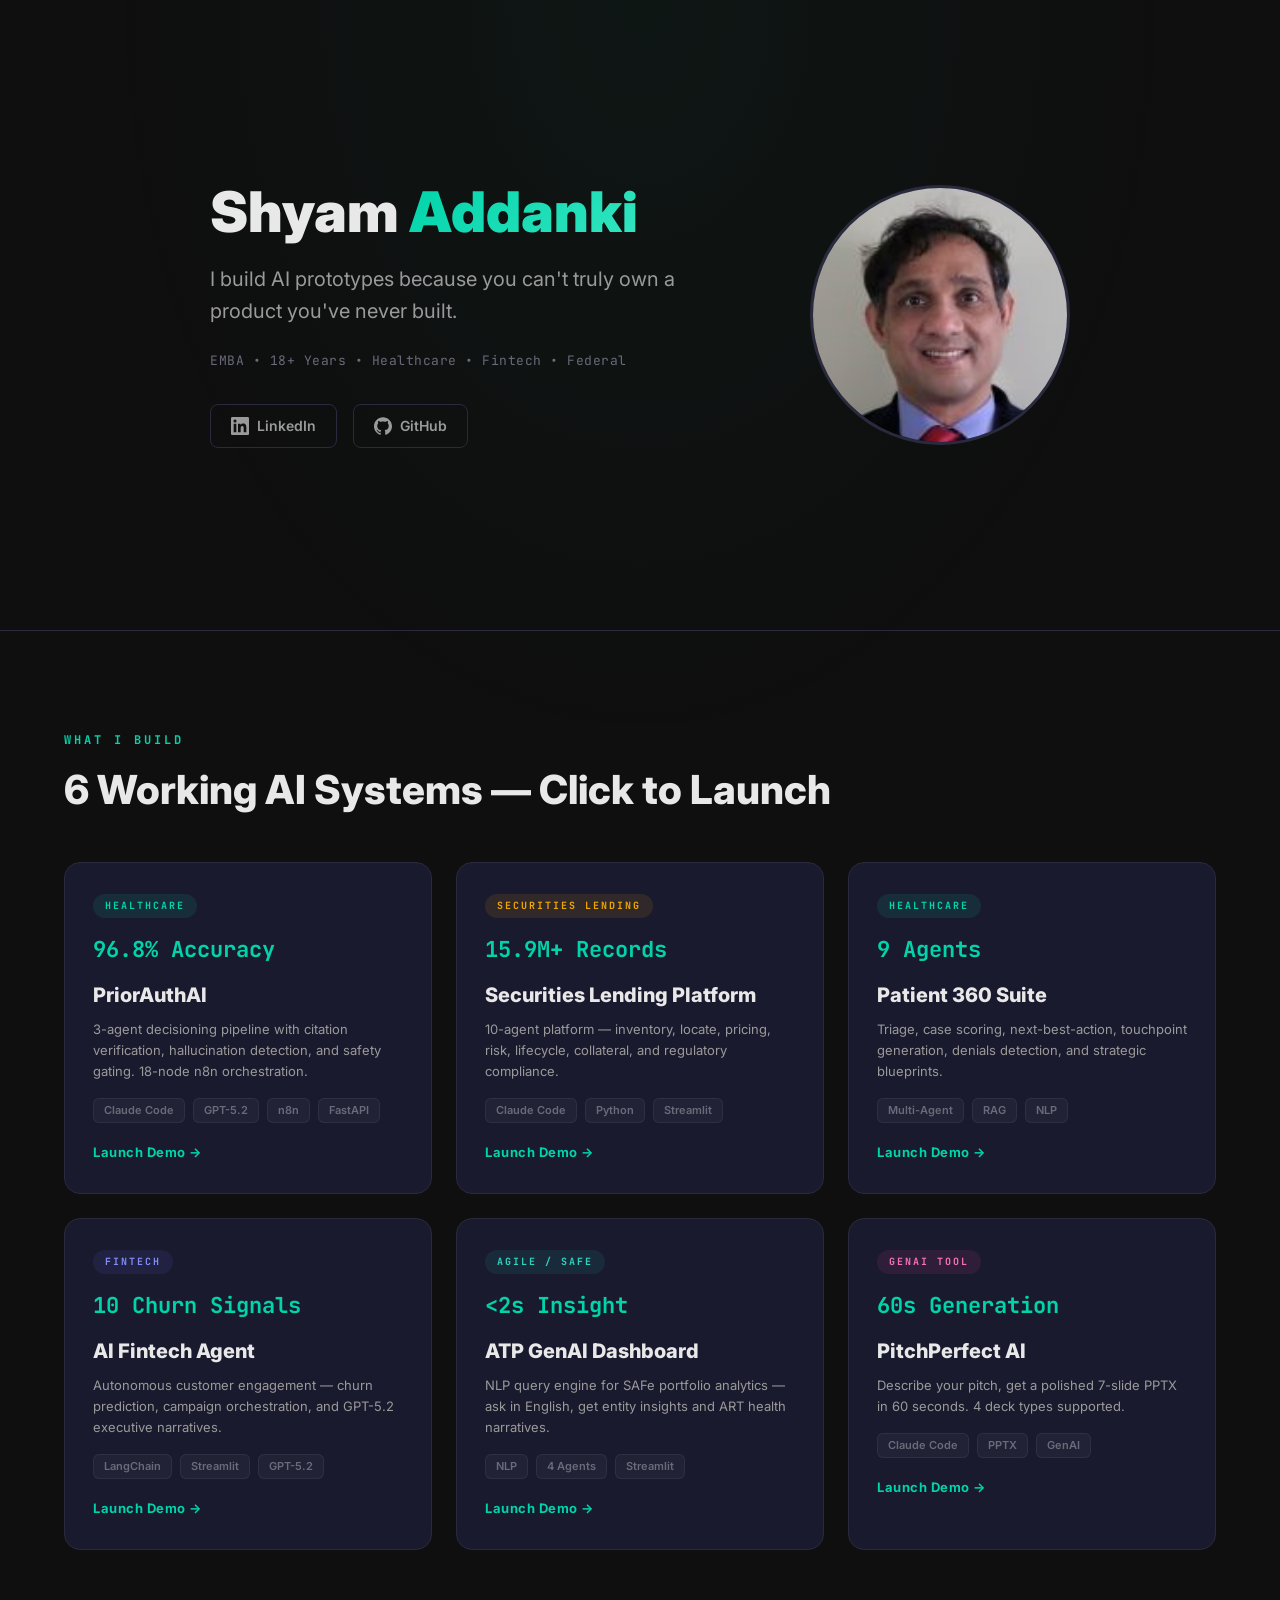
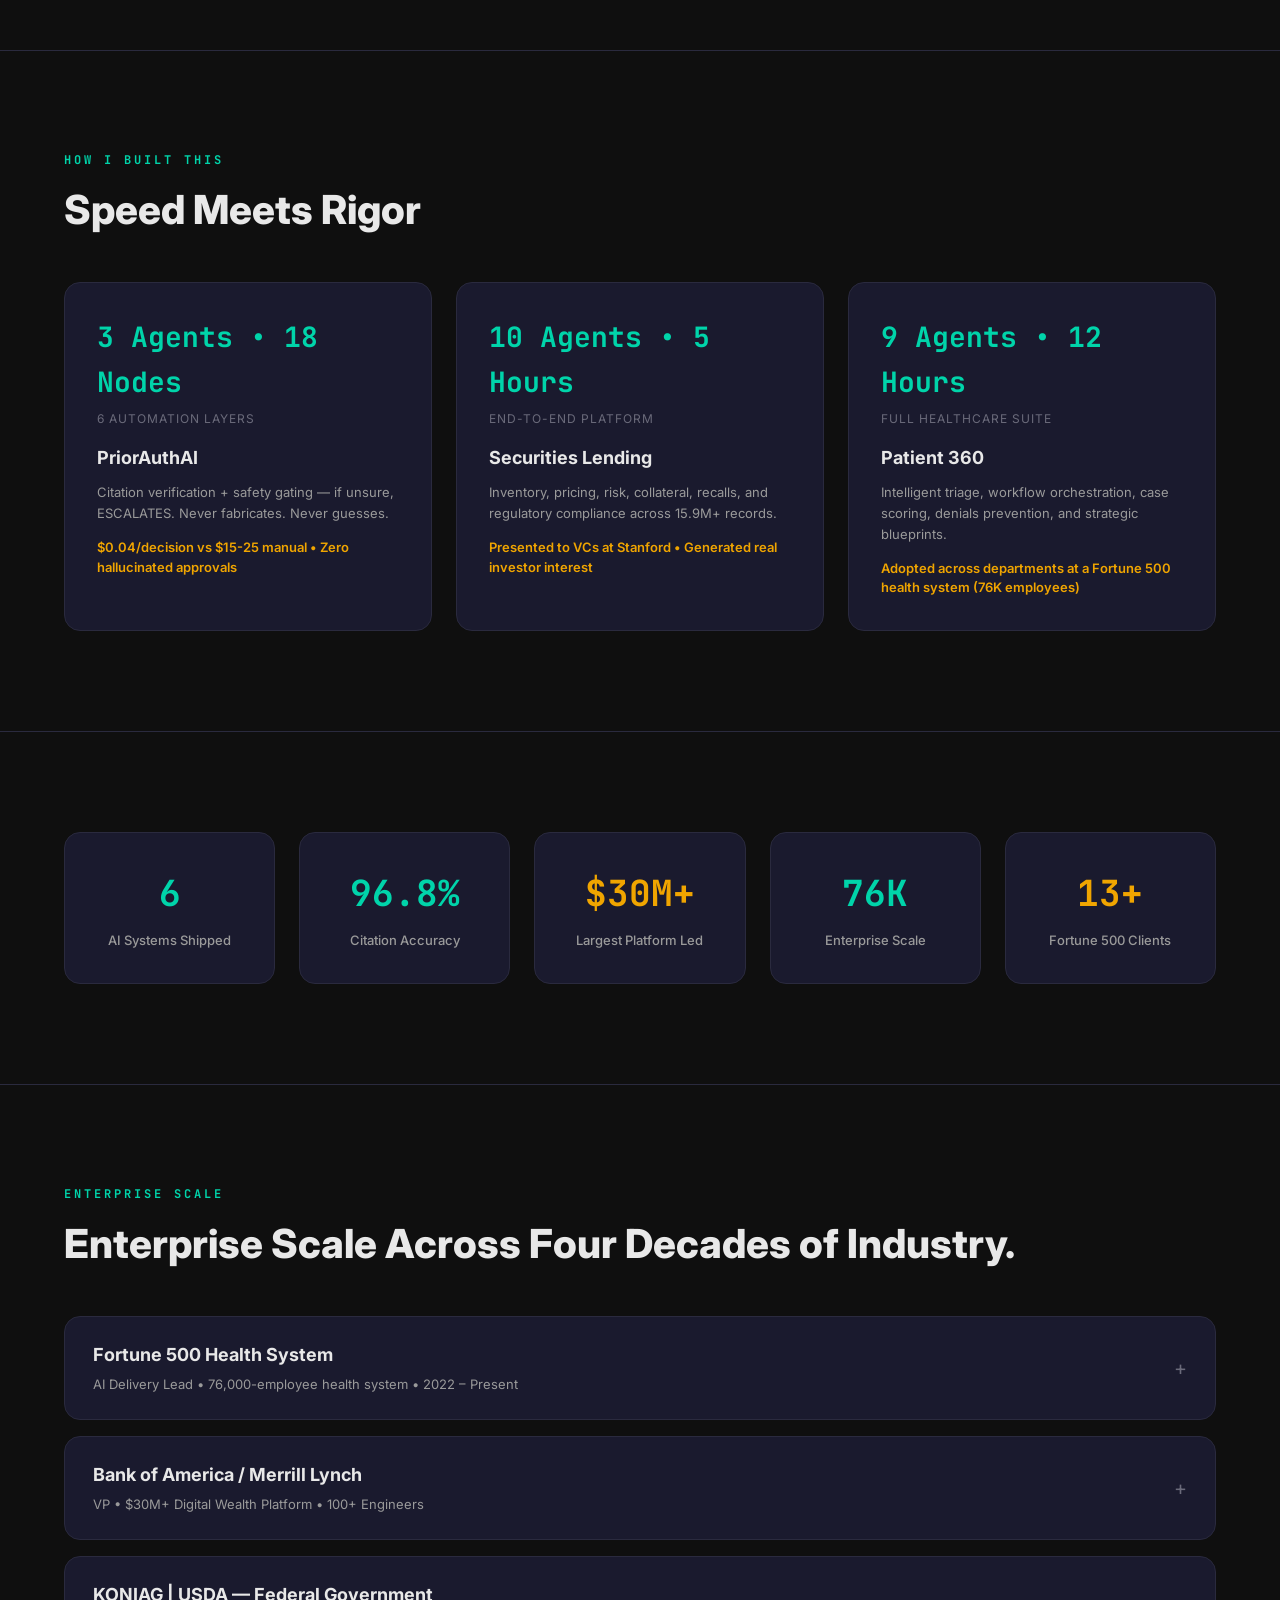
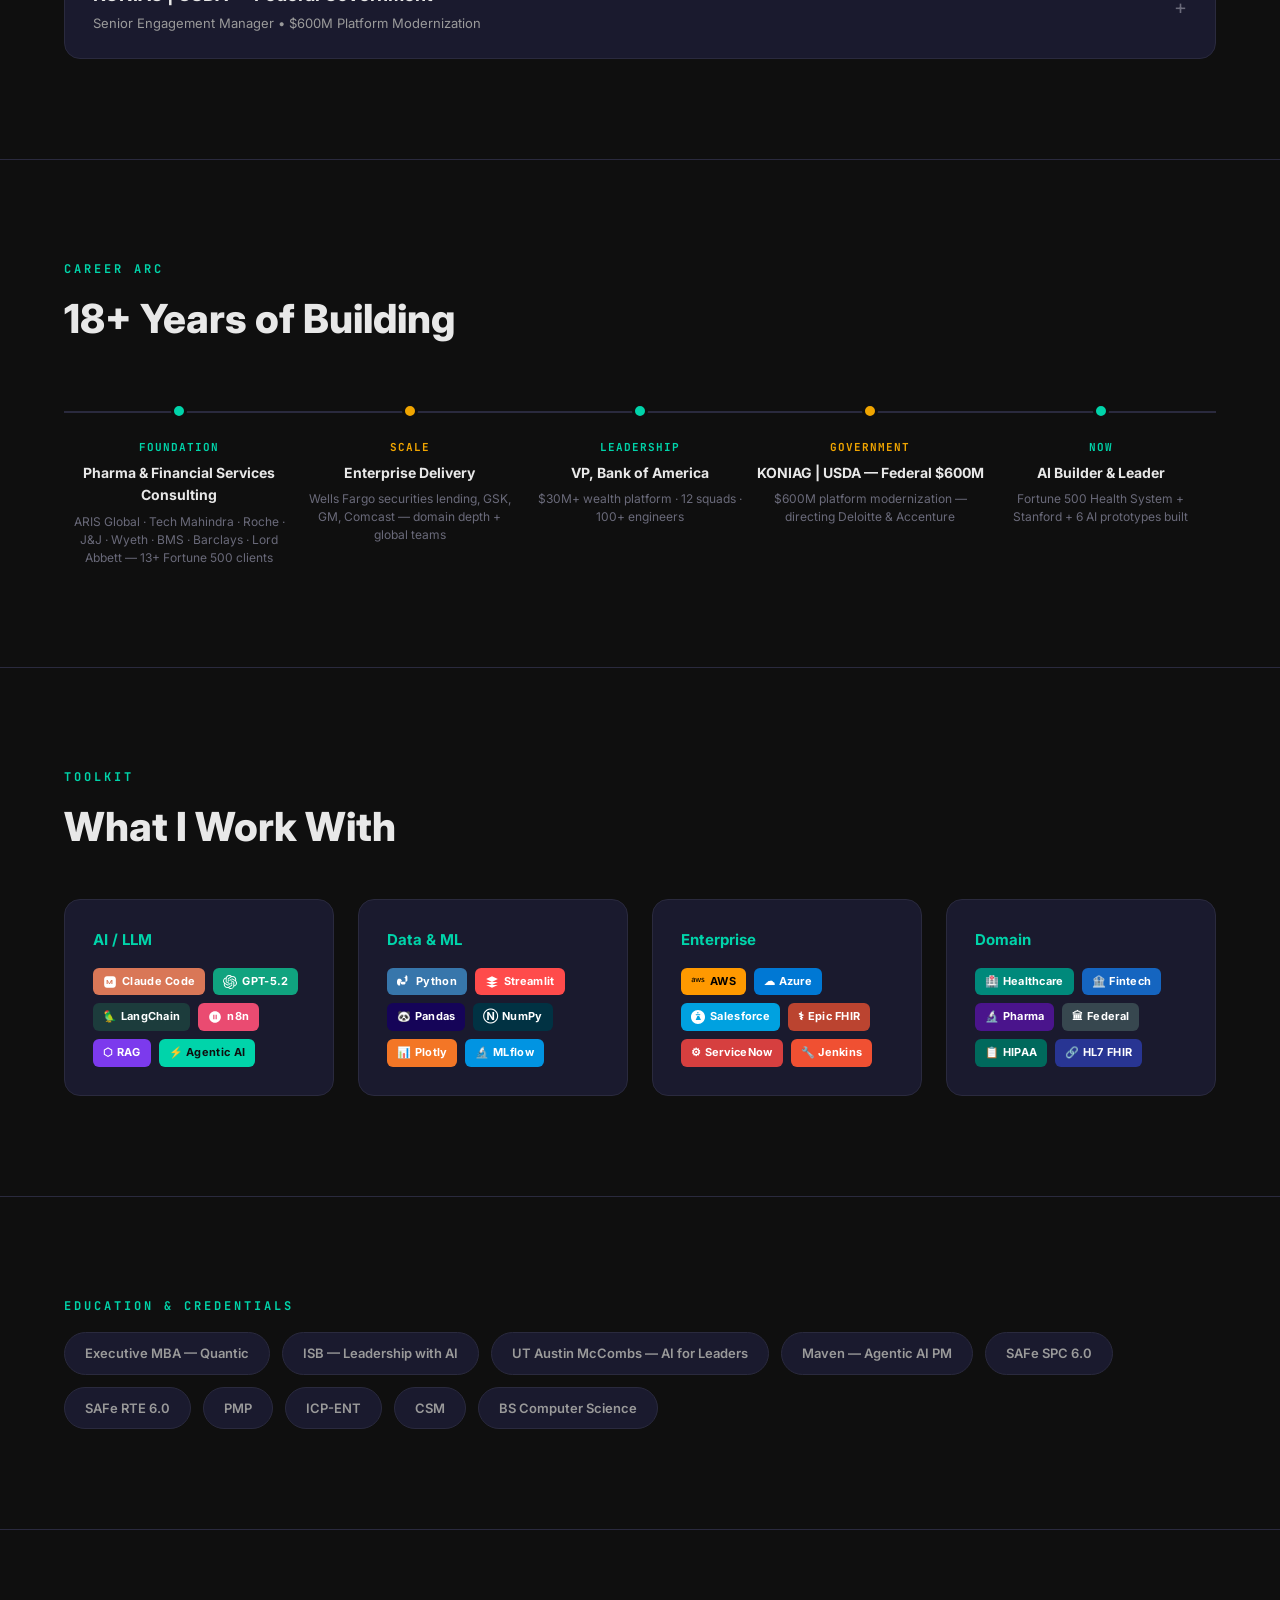
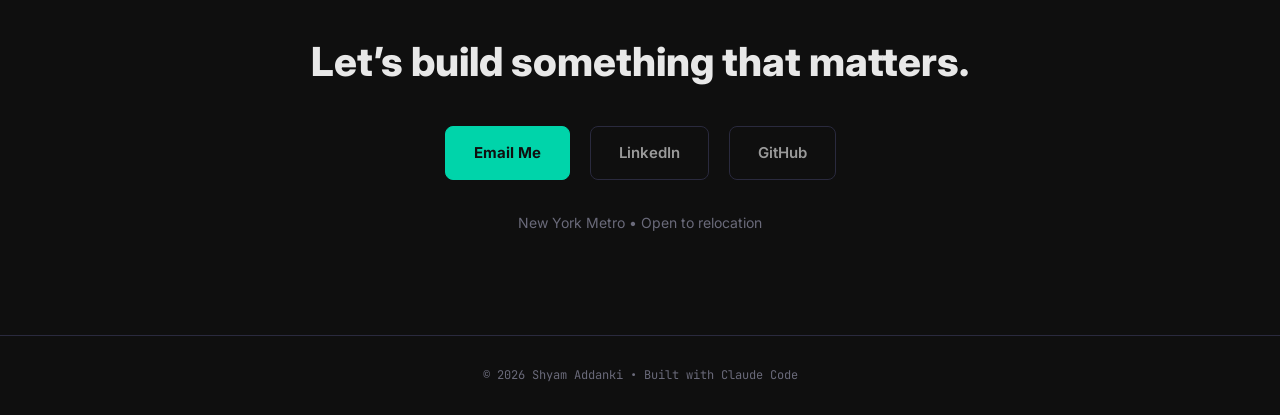
<file: index.html>
<!DOCTYPE html>
<html lang="en">
<head>
  <meta charset="UTF-8">
  <meta name="viewport" content="width=device-width, initial-scale=1.0">
  <meta name="robots" content="noindex, nofollow">
  <title>Shyam Addanki — AI Portfolio</title>
  <link rel="icon" href="data:image/svg+xml,<svg xmlns='http://www.w3.org/2000/svg' viewBox='0 0 100 100'><circle cx='50' cy='50' r='50' fill='%2300D4AA'/><text x='50' y='68' font-family='sans-serif' font-size='52' font-weight='bold' text-anchor='middle' fill='%230F0F0F'>S</text></svg>">
  <link rel="preconnect" href="https://fonts.googleapis.com">
  <link rel="preconnect" href="https://fonts.gstatic.com" crossorigin>
  <link rel="stylesheet" href="styles.css">
</head>
<body>

<!-- ═══ Section 1: Hero ═══════════════════════════════ -->
<section class="hero" id="top">
  <div class="container">
    <div class="hero-text">
      <h1>Shyam <span class="accent">Addanki</span></h1>
      <p class="hero-tagline">I build AI prototypes because you can't truly own a product you've never built.</p>
      <p class="hero-meta">EMBA &bull; 18+ Years &bull; Healthcare &bull; Fintech &bull; Federal</p>
      <div class="hero-links">
        <a href="https://linkedin.com/in/shyamaddanki" target="_blank" rel="noopener">
          <svg width="18" height="18" viewBox="0 0 24 24" fill="currentColor"><path d="M20.447 20.452h-3.554v-5.569c0-1.328-.027-3.037-1.852-3.037-1.853 0-2.136 1.445-2.136 2.939v5.667H9.351V9h3.414v1.561h.046c.477-.9 1.637-1.85 3.37-1.85 3.601 0 4.267 2.37 4.267 5.455v6.286zM5.337 7.433a2.062 2.062 0 01-2.063-2.065 2.064 2.064 0 112.063 2.065zm1.782 13.019H3.555V9h3.564v11.452zM22.225 0H1.771C.792 0 0 .774 0 1.729v20.542C0 23.227.792 24 1.771 24h20.451C23.2 24 24 23.227 24 22.271V1.729C24 .774 23.2 0 22.222 0h.003z"/></svg>
          LinkedIn
        </a>
        <a href="https://github.com/ShyamAddanki" target="_blank" rel="noopener">
          <svg width="18" height="18" viewBox="0 0 24 24" fill="currentColor"><path d="M12 .297c-6.63 0-12 5.373-12 12 0 5.303 3.438 9.8 8.205 11.385.6.113.82-.258.82-.577 0-.285-.01-1.04-.015-2.04-3.338.724-4.042-1.61-4.042-1.61C4.422 18.07 3.633 17.7 3.633 17.7c-1.087-.744.084-.729.084-.729 1.205.084 1.838 1.236 1.838 1.236 1.07 1.835 2.809 1.305 3.495.998.108-.776.417-1.305.76-1.605-2.665-.3-5.466-1.332-5.466-5.93 0-1.31.465-2.38 1.235-3.22-.135-.303-.54-1.523.105-3.176 0 0 1.005-.322 3.3 1.23.96-.267 1.98-.399 3-.405 1.02.006 2.04.138 3 .405 2.28-1.552 3.285-1.23 3.285-1.23.645 1.653.24 2.873.12 3.176.765.84 1.23 1.91 1.23 3.22 0 4.61-2.805 5.625-5.475 5.92.42.36.81 1.096.81 2.22 0 1.606-.015 2.896-.015 3.286 0 .315.21.69.825.57C20.565 22.092 24 17.592 24 12.297c0-6.627-5.373-12-12-12"/></svg>
          GitHub
        </a>
      </div>
    </div>
    <div class="hero-photo">
      <img src="assets/photo.jpg" alt="Shyam Addanki" onerror="this.closest('.hero-photo').classList.add('no-photo')">
      <div class="photo-fallback" aria-hidden="true">SA</div>
    </div>
  </div>
</section>

<!-- ═══ Section 2: Live Demos ═════════════════════════ -->
<section class="demos" id="demos">
  <div class="container">
    <p class="section-label reveal">What I Build</p>
    <h2 class="section-title reveal">6 Working AI Systems — Click to Launch</h2>
    <div class="demo-grid">

      <a href="https://shyamaddanki.github.io/ai-portfolio-demos/prior-auth-white-premium.html" target="_blank" rel="noopener" class="demo-card reveal">
        <span class="tag tag-health">Healthcare</span>
        <div class="metric-highlight">96.8% Accuracy</div>
        <h3>PriorAuthAI</h3>
        <p>3-agent decisioning pipeline with citation verification, hallucination detection, and safety gating. 18-node n8n orchestration.</p>
        <div class="tech-tags">
          <span class="tech-tag">Claude Code</span>
          <span class="tech-tag">GPT-5.2</span>
          <span class="tech-tag">n8n</span>
          <span class="tech-tag">FastAPI</span>
        </div>
        <span class="cta">Launch Demo &rarr;</span>
      </a>

      <a href="https://shyamaddanki.github.io/ai-portfolio-demos/seclend-platform-demo.html" target="_blank" rel="noopener" class="demo-card reveal">
        <span class="tag tag-finserv">Securities Lending</span>
        <div class="metric-highlight">15.9M+ Records</div>
        <h3>Securities Lending Platform</h3>
        <p>10-agent platform — inventory, locate, pricing, risk, lifecycle, collateral, and regulatory compliance.</p>
        <div class="tech-tags">
          <span class="tech-tag">Claude Code</span>
          <span class="tech-tag">Python</span>
          <span class="tech-tag">Streamlit</span>
        </div>
        <span class="cta">Launch Demo &rarr;</span>
      </a>

      <a href="https://shyamaddanki.github.io/ai-portfolio-demos/patient-360-demo.html" target="_blank" rel="noopener" class="demo-card reveal">
        <span class="tag tag-health">Healthcare</span>
        <div class="metric-highlight">9 Agents</div>
        <h3>Patient 360 Suite</h3>
        <p>Triage, case scoring, next-best-action, touchpoint generation, denials detection, and strategic blueprints.</p>
        <div class="tech-tags">
          <span class="tech-tag">Multi-Agent</span>
          <span class="tech-tag">RAG</span>
          <span class="tech-tag">NLP</span>
        </div>
        <span class="cta">Launch Demo &rarr;</span>
      </a>

      <a href="https://shyamaddanki.github.io/ai-portfolio-demos/ai-fintech-agent-demo.html" target="_blank" rel="noopener" class="demo-card reveal">
        <span class="tag tag-fintech">Fintech</span>
        <div class="metric-highlight">10 Churn Signals</div>
        <h3>AI Fintech Agent</h3>
        <p>Autonomous customer engagement — churn prediction, campaign orchestration, and GPT-5.2 executive narratives.</p>
        <div class="tech-tags">
          <span class="tech-tag">LangChain</span>
          <span class="tech-tag">Streamlit</span>
          <span class="tech-tag">GPT-5.2</span>
        </div>
        <span class="cta">Launch Demo &rarr;</span>
      </a>

      <a href="https://shyamaddanki.github.io/ai-portfolio-demos/atp-genai-demo.html" target="_blank" rel="noopener" class="demo-card reveal">
        <span class="tag tag-agile">Agile / SAFe</span>
        <div class="metric-highlight">&lt;2s Insight</div>
        <h3>ATP GenAI Dashboard</h3>
        <p>NLP query engine for SAFe portfolio analytics — ask in English, get entity insights and ART health narratives.</p>
        <div class="tech-tags">
          <span class="tech-tag">NLP</span>
          <span class="tech-tag">4 Agents</span>
          <span class="tech-tag">Streamlit</span>
        </div>
        <span class="cta">Launch Demo &rarr;</span>
      </a>

      <a href="https://shyamaddanki.github.io/ai-portfolio-demos/pitchperfect-ai-demo.html" target="_blank" rel="noopener" class="demo-card reveal">
        <span class="tag tag-genai">GenAI Tool</span>
        <div class="metric-highlight">60s Generation</div>
        <h3>PitchPerfect AI</h3>
        <p>Describe your pitch, get a polished 7-slide PPTX in 60 seconds. 4 deck types supported.</p>
        <div class="tech-tags">
          <span class="tech-tag">Claude Code</span>
          <span class="tech-tag">PPTX</span>
          <span class="tech-tag">GenAI</span>
        </div>
        <span class="cta">Launch Demo &rarr;</span>
      </a>

    </div>
  </div>
</section>

<!-- ═══ Section 3: How I Built This ═══════════════════ -->
<section class="build-process" id="how">
  <div class="container">
    <p class="section-label reveal">How I Built This</p>
    <h2 class="section-title reveal">Speed Meets Rigor</h2>
    <div class="build-grid">

      <div class="build-card reveal">
        <div class="build-time">3 Agents &bull; 18 Nodes</div>
        <div class="build-label">6 Automation Layers</div>
        <h3>PriorAuthAI</h3>
        <p class="build-arch">Citation verification + safety gating — if unsure, ESCALATES. Never fabricates. Never guesses.</p>
        <p class="build-impact">$0.04/decision vs $15-25 manual &bull; Zero hallucinated approvals</p>
      </div>

      <div class="build-card reveal">
        <div class="build-time">10 Agents &bull; 5 Hours</div>
        <div class="build-label">End-to-End Platform</div>
        <h3>Securities Lending</h3>
        <p class="build-arch">Inventory, pricing, risk, collateral, recalls, and regulatory compliance across 15.9M+ records.</p>
        <p class="build-impact">Presented to VCs at Stanford &bull; Generated real investor interest</p>
      </div>

      <div class="build-card reveal">
        <div class="build-time">9 Agents &bull; 12 Hours</div>
        <div class="build-label">Full Healthcare Suite</div>
        <h3>Patient 360</h3>
        <p class="build-arch">Intelligent triage, workflow orchestration, case scoring, denials prevention, and strategic blueprints.</p>
        <p class="build-impact">Adopted across departments at a Fortune 500 health system (76K employees)</p>
      </div>

    </div>
  </div>
</section>

<!-- ═══ Section 4: Proof Strip ════════════════════════ -->
<section class="proof-strip" id="proof">
  <div class="container">
    <div class="metrics-row reveal">
      <div class="metric-tile">
        <div class="metric-value teal">6</div>
        <div class="metric-label">AI Systems Shipped</div>
      </div>
      <div class="metric-tile">
        <div class="metric-value teal">96.8%</div>
        <div class="metric-label">Citation Accuracy</div>
      </div>
      <div class="metric-tile">
        <div class="metric-value amber">$30M+</div>
        <div class="metric-label">Largest Platform Led</div>
      </div>
      <div class="metric-tile">
        <div class="metric-value teal">76K</div>
        <div class="metric-label">Enterprise Scale</div>
      </div>
      <div class="metric-tile">
        <div class="metric-value amber">13+</div>
        <div class="metric-label">Fortune 500 Clients</div>
      </div>
    </div>
  </div>
</section>

<!-- ═══ Section 5: Enterprise Scale ═══════════════════ -->
<section class="enterprise" id="enterprise">
  <div class="container">
    <p class="section-label reveal">Enterprise Scale</p>
    <h2 class="section-title reveal">Enterprise Scale Across Four Decades of Industry.</h2>
    <div class="case-studies">

      <div class="case-card reveal">
        <div class="case-header" role="button" aria-expanded="false" tabindex="0">
          <div>
            <h3>Fortune 500 Health System</h3>
            <p class="case-meta">AI Delivery Lead &bull; 76,000-employee health system &bull; 2022 &ndash; Present</p>
          </div>
          <span class="case-toggle">+</span>
        </div>
        <div class="case-body">
          <div class="case-body-inner">
            <div class="case-content">
              <div>
                <p class="case-section-label">Scope</p>
                <p>Led 10+ concurrent AI and digital transformation initiatives across clinical operations and enterprise IT. Owned discovery, scoping, stakeholder alignment, delivery, and expansion.</p>
              </div>
              <div>
                <p class="case-section-label">Impact</p>
                <p><span class="impact-stat">6 GenAI solutions</span> delivered &bull; <span class="impact-stat">50%</span> delivery lead time reduction &bull; <span class="impact-stat">40%</span> stakeholder engagement increase</p>
                <p style="margin-top:12px;">Converted organizational AI skepticism into enterprise commitment — built working prototypes hands-on, presented demos to senior leadership.</p>
              </div>
            </div>
          </div>
        </div>
      </div>

      <div class="case-card reveal">
        <div class="case-header" role="button" aria-expanded="false" tabindex="0">
          <div>
            <h3>Bank of America / Merrill Lynch</h3>
            <p class="case-meta">VP &bull; $30M+ Digital Wealth Platform &bull; 100+ Engineers</p>
          </div>
          <span class="case-toggle">+</span>
        </div>
        <div class="case-body">
          <div class="case-body-inner">
            <div class="case-content">
              <div>
                <p class="case-section-label">Scope</p>
                <p>Led end-to-end delivery across 12 squads. Served as trusted advisor to SVP, MD, and C-suite executives. Defined AI-driven analytics strategy for next-generation wealth platform.</p>
              </div>
              <div>
                <p class="case-section-label">Impact</p>
                <p><span class="impact-stat">35%</span> release velocity increase &bull; <span class="impact-stat">22%</span> platform adoption &bull; <span class="impact-stat">17%</span> conversion lift &bull; <span class="impact-stat">100+</span> features shipped</p>
                <p style="margin-top:12px;">Modernized CI/CD pipelines (Jenkins, Bitbucket, Ansible) reducing release cycles 45% and production defects 30%.</p>
              </div>
            </div>
          </div>
        </div>
      </div>

      <div class="case-card reveal">
        <div class="case-header" role="button" aria-expanded="false" tabindex="0">
          <div>
            <h3>KONIAG | USDA — Federal Government</h3>
            <p class="case-meta">Senior Engagement Manager &bull; $600M Platform Modernization</p>
          </div>
          <span class="case-toggle">+</span>
        </div>
        <div class="case-body">
          <div class="case-body-inner">
            <div class="case-content">
              <div>
                <p class="case-section-label">Scope</p>
                <p>Directed Deloitte, Accenture, and multi-vendor teams on a $600M platform modernization. Delivered Salesforce + MuleSoft data integration on cloud infrastructure.</p>
              </div>
              <div>
                <p class="case-section-label">Impact</p>
                <p><span class="impact-stat">40%</span> delivery lead time reduction &bull; <span class="impact-stat">50%</span> operational efficiency gain</p>
                <p style="margin-top:12px;">Translated federal policy objectives into product features, KPIs, and real-time operational dashboards.</p>
              </div>
            </div>
          </div>
        </div>
      </div>

    </div>
  </div>
</section>

<!-- ═══ Section 6: Career Arc ═════════════════════════ -->
<section class="career" id="career">
  <div class="container">
    <p class="section-label reveal">Career Arc</p>
    <h2 class="section-title reveal">18+ Years of Building</h2>
    <div class="timeline reveal">

      <div class="timeline-node">
        <p class="era">Foundation</p>
        <h4>Pharma &amp; Financial Services Consulting</h4>
        <p>ARIS Global · Tech Mahindra · Roche · J&amp;J · Wyeth · BMS · Barclays · Lord Abbett — 13+ Fortune 500 clients</p>
      </div>

      <div class="timeline-node">
        <p class="era">Scale</p>
        <h4>Enterprise Delivery</h4>
        <p>Wells Fargo securities lending, GSK, GM, Comcast — domain depth + global teams</p>
      </div>

      <div class="timeline-node">
        <p class="era">Leadership</p>
        <h4>VP, Bank of America</h4>
        <p>$30M+ wealth platform · 12 squads · 100+ engineers</p>
      </div>

      <div class="timeline-node">
        <p class="era">Government</p>
        <h4>KONIAG | USDA — Federal $600M</h4>
        <p>$600M platform modernization — directing Deloitte &amp; Accenture</p>
      </div>

      <div class="timeline-node">
        <p class="era">Now</p>
        <h4>AI Builder &amp; Leader</h4>
        <p>Fortune 500 Health System + Stanford + 6 AI prototypes built</p>
      </div>

    </div>
  </div>
</section>

<!-- ═══ Section 7: Toolkit ════════════════════════════ -->
<section class="toolkit" id="toolkit">
  <div class="container">
    <p class="section-label reveal">Toolkit</p>
    <h2 class="section-title reveal">What I Work With</h2>
    <div class="toolkit-grid reveal">

      <div class="toolkit-domain">
        <h3>AI / LLM</h3>
        <div class="logo-grid">
          <span class="logo-badge" style="--b:#D97757;--t:#fff">
            <svg width="14" height="14" viewBox="0 0 24 24" fill="currentColor"><path d="M17.3 2H6.7C4.1 2 2 4.1 2 6.7v10.6C2 19.9 4.1 22 6.7 22h10.6c2.6 0 4.7-2.1 4.7-4.7V6.7C22 4.1 19.9 2 17.3 2zm-1.1 13.4h-1.8v-4.6l-2.4 4.6h-1.6l-2.4-4.6v4.6H6.2V8.6H8l2.9 5.5 2.9-5.5h1.8l.6.1-.1 6.7z"/></svg>
            Claude Code
          </span>
          <span class="logo-badge" style="--b:#10a37f;--t:#fff">
            <svg width="14" height="14" viewBox="0 0 24 24" fill="currentColor"><path d="M22.2819 9.8211a5.9847 5.9847 0 0 0-.5157-4.9108 6.0462 6.0462 0 0 0-6.5098-2.9A6.0651 6.0651 0 0 0 4.9807 4.1818a5.9847 5.9847 0 0 0-3.9977 2.9 6.0462 6.0462 0 0 0 .7427 7.0966 5.98 5.98 0 0 0 .511 4.9107 6.051 6.051 0 0 0 6.5146 2.9001A5.9847 5.9847 0 0 0 13.2599 24a6.0557 6.0557 0 0 0 5.7718-4.2058 5.9894 5.9894 0 0 0 3.9977-2.9001 6.0557 6.0557 0 0 0-.7475-7.0729zm-9.022 12.6081a4.4755 4.4755 0 0 1-2.8764-1.0408l.1419-.0804 4.7783-2.7582a.7948.7948 0 0 0 .3927-.6813v-6.7369l2.02 1.1686a.071.071 0 0 1 .038.052v5.5826a4.504 4.504 0 0 1-4.4945 4.4944zm-9.6607-4.1254a4.4708 4.4708 0 0 1-.5346-3.0137l.142.0852 4.783 2.7582a.7712.7712 0 0 0 .7806 0l5.8428-3.3685v2.3324a.0804.0804 0 0 1-.0332.0615L9.74 19.9502a4.4992 4.4992 0 0 1-6.1408-1.6464zM2.3408 7.8956a4.485 4.485 0 0 1 2.3655-1.9728V11.6a.7664.7664 0 0 0 .3879.6765l5.8144 3.3543-2.0201 1.1685a.0757.0757 0 0 1-.071 0l-4.8303-2.7865A4.504 4.504 0 0 1 2.3408 7.872zm16.5963 3.8558L13.1038 8.364 15.1192 7.2a.0757.0757 0 0 1 .071 0l4.8303 2.7913a4.4944 4.4944 0 0 1-.6765 8.1042v-5.6772a.79.79 0 0 0-.407-.667zm2.0107-3.0231l-.142-.0852-4.7735-2.7818a.7759.7759 0 0 0-.7854 0L9.409 9.2189V6.8864a.0662.0662 0 0 1 .0284-.0615l4.8303-2.7866a4.4992 4.4992 0 0 1 6.6802 4.66zM8.3065 12.863l-2.02-1.1638a.0804.0804 0 0 1-.038-.0567V6.0742a4.4992 4.4992 0 0 1 7.3757-3.4537l-.142.0805L8.704 5.459a.7948.7948 0 0 0-.3927.6813zm1.0976-2.3654l2.602-1.4998 2.6069 1.4998v2.9994l-2.5974 1.4997-2.6067-1.4997Z"/></svg>
            GPT-5.2
          </span>
          <span class="logo-badge" style="--b:#1C3C3C;--t:#fff">🦜 LangChain</span>
          <span class="logo-badge" style="--b:#EA4B71;--t:#fff">
            <svg width="14" height="14" viewBox="0 0 24 24" fill="currentColor"><path d="M12 2C6.48 2 2 6.48 2 12s4.48 10 10 10 10-4.48 10-10S17.52 2 12 2zm-1 14H9V8h2v8zm4 0h-2V8h2v8z"/></svg>
            n8n
          </span>
          <span class="logo-badge" style="--b:#7C3AED;--t:#fff">⬡ RAG</span>
          <span class="logo-badge" style="--b:#00D4AA;--t:#0F0F0F">⚡ Agentic AI</span>
        </div>
      </div>

      <div class="toolkit-domain">
        <h3>Data &amp; ML</h3>
        <div class="logo-grid">
          <span class="logo-badge" style="--b:#3776AB;--t:#fff">
            <svg width="14" height="14" viewBox="0 0 24 24" fill="currentColor"><path d="M14.25.18l.9.2.73.26.59.3.45.32.34.34.25.34.16.33.1.3.04.26.02.2-.01.13V8.5l-.05.63-.13.55-.21.46-.26.38-.3.31-.33.25-.35.19-.35.14-.33.1-.3.07-.26.04-.21.02H8.77l-.69.05-.59.14-.5.22-.41.27-.33.32-.27.35-.2.36-.15.37-.1.35-.07.32-.04.27-.02.21v3.06H3.17l-.21-.03-.28-.07-.32-.12-.35-.18-.36-.26-.36-.36-.35-.46-.32-.59-.28-.73-.21-.88-.14-1.05-.05-1.23.06-1.22.16-1.04.24-.87.32-.71.36-.57.4-.44.42-.33.42-.24.4-.16.36-.1.32-.05.28-.01h.1l.72.05.64.14.57.22.5.28.44.32.39.35.34.37.3.39.25.4.2.42.14.42.1.4.07.37.03.34.01.27v1.07h-.79v-.96l-.03-.28-.07-.28-.12-.28-.18-.27-.25-.25-.31-.22-.39-.18-.46-.13-.55-.07-.63-.02H8.5l-.48.02-.41.06-.34.1-.27.15-.19.2-.13.25-.07.3-.02.35v3.51l.05.46.14.4.22.35.29.3.35.26.41.2.47.16.51.11.56.07.59.04H12l.42-.05.4-.11.37-.17.33-.23.29-.27.24-.32.19-.37.14-.43.08-.5.03-.57V6.55l-.02-.2-.05-.23-.1-.24-.15-.24-.2-.24-.26-.24-.32-.23-.38-.22-.44-.2-.5-.18-.55-.15-.61-.1-.67-.06L12 4.3l.29-.04.31-.08.32-.12.33-.17.34-.23.34-.3.33-.36.32-.45.3-.54.28-.64.24-.75.2-.87.15-1 .08-1.14.02-1.29z"/></svg>
            Python
          </span>
          <span class="logo-badge" style="--b:#FF4B4B;--t:#fff">
            <svg width="14" height="14" viewBox="0 0 24 24" fill="currentColor"><path d="M12 2L2 7l10 5 10-5-10-5zM2 17l10 5 10-5M2 12l10 5 10-5"/></svg>
            Streamlit
          </span>
          <span class="logo-badge" style="--b:#150458;--t:#fff">🐼 Pandas</span>
          <span class="logo-badge" style="--b:#013243;--t:#fff">Ⓝ NumPy</span>
          <span class="logo-badge" style="--b:#F37626;--t:#fff">📊 Plotly</span>
          <span class="logo-badge" style="--b:#0194E2;--t:#fff">🔬 MLflow</span>
        </div>
      </div>

      <div class="toolkit-domain">
        <h3>Enterprise</h3>
        <div class="logo-grid">
          <span class="logo-badge" style="--b:#FF9900;--t:#000">
            <svg width="14" height="14" viewBox="0 0 24 24" fill="currentColor"><path d="M6.763 10.036c0 .296.032.535.088.71.064.176.144.368.256.576.04.063.056.127.056.183 0 .08-.048.16-.152.24l-.503.335a.383.383 0 01-.208.072c-.08 0-.16-.04-.239-.112a2.47 2.47 0 01-.287-.375 6.18 6.18 0 01-.248-.471c-.622.734-1.405 1.101-2.347 1.101-.67 0-1.205-.191-1.596-.574-.391-.384-.59-.894-.59-1.533 0-.678.239-1.23.726-1.644.487-.415 1.133-.623 1.955-.623.272 0 .551.024.846.064.296.04.6.104.918.176v-.583c0-.607-.127-1.03-.375-1.277-.255-.248-.686-.367-1.3-.367-.28 0-.568.031-.863.103-.295.072-.583.16-.862.272a2.287 2.287 0 01-.28.104.488.488 0 01-.127.023c-.112 0-.168-.08-.168-.247v-.391c0-.128.016-.224.056-.28a.597.597 0 01.224-.167c.279-.144.614-.264 1.005-.36a4.84 4.84 0 011.246-.151c.95 0 1.644.216 2.091.647.439.43.662 1.085.662 1.963v2.586zm-3.24 1.214c.263 0 .534-.048.822-.144.287-.096.543-.271.758-.51.128-.152.224-.32.272-.512.047-.191.08-.423.08-.694v-.335a6.66 6.66 0 00-.735-.136 6.02 6.02 0 00-.75-.048c-.535 0-.926.104-1.19.32-.263.215-.39.518-.39.917 0 .375.095.655.295.846.191.2.47.296.838.296zm6.41.862c-.144 0-.24-.024-.304-.08-.063-.048-.12-.16-.168-.311L7.586 5.55a1.398 1.398 0 01-.072-.32c0-.128.064-.2.191-.2h.783c.151 0 .255.025.31.08.065.048.113.16.16.312l1.342 5.284 1.245-5.284c.04-.16.088-.264.151-.312a.549.549 0 01.32-.08h.638c.152 0 .256.025.32.08.063.048.12.16.151.312l1.261 5.348 1.381-5.348c.048-.16.104-.264.16-.312a.52.52 0 01.311-.08h.743c.127 0 .2.065.2.2 0 .04-.009.08-.017.128a1.137 1.137 0 01-.056.2l-1.923 6.17c-.048.16-.104.263-.168.311a.51.51 0 01-.303.08h-.687c-.151 0-.255-.024-.32-.08-.063-.056-.119-.16-.15-.32l-1.238-5.148-1.23 5.14c-.04.16-.087.264-.15.32-.065.056-.177.08-.32.08zm10.256.215c-.415 0-.83-.048-1.229-.143-.399-.096-.71-.2-.918-.32-.128-.071-.215-.151-.247-.223a.563.563 0 01-.048-.224v-.407c0-.167.064-.247.183-.247.048 0 .096.008.144.024.048.016.12.048.2.08.271.12.566.215.878.279.319.064.63.096.95.096.502 0 .894-.088 1.165-.264a.86.86 0 00.415-.758.777.777 0 00-.215-.559c-.144-.151-.416-.287-.807-.415l-1.157-.36c-.583-.183-1.014-.454-1.277-.813a1.902 1.902 0 01-.4-1.158c0-.335.073-.63.216-.886.144-.255.335-.479.575-.663.24-.184.51-.32.83-.415.32-.096.655-.136 1.006-.136.175 0 .359.008.535.032.183.024.35.056.518.088.16.04.312.08.455.127.144.048.256.096.336.144a.69.69 0 01.24.2.43.43 0 01.071.263v.375c0 .168-.064.256-.184.256a.83.83 0 01-.303-.096 3.652 3.652 0 00-1.532-.311c-.455 0-.815.071-1.062.223-.248.152-.375.383-.375.71 0 .224.08.416.24.567.159.152.454.304.877.44l1.134.358c.574.184.99.44 1.237.767.247.327.367.702.367 1.117 0 .343-.072.655-.207.926-.144.272-.336.511-.583.703-.248.2-.543.343-.886.447-.36.111-.734.167-1.142.167z"/></svg>
            AWS
          </span>
          <span class="logo-badge" style="--b:#0078D4;--t:#fff">☁ Azure</span>
          <span class="logo-badge" style="--b:#00A1E0;--t:#fff">
            <svg width="14" height="14" viewBox="0 0 24 24" fill="currentColor"><path d="M12 0C5.37 0 0 5.37 0 12s5.37 12 12 12 12-5.37 12-12S18.63 0 12 0zm-.2 3.6c.3 0 .5.1.7.3.2.2.3.5.3.8 0 .3-.1.6-.3.8-.2.2-.4.3-.7.3s-.5-.1-.7-.3c-.2-.2-.3-.5-.3-.8 0-.3.1-.6.3-.8.2-.2.4-.3.7-.3zM7.8 7.1h8.4l-1 2H8.8l-1-2zm5.2 3h1l3 7H8l3-7z"/></svg>
            Salesforce
          </span>
          <span class="logo-badge" style="--b:#BB4430;--t:#fff">⚕ Epic FHIR</span>
          <span class="logo-badge" style="--b:#D63F3F;--t:#fff">⚙ ServiceNow</span>
          <span class="logo-badge" style="--b:#F05032;--t:#fff">🔧 Jenkins</span>
        </div>
      </div>

      <div class="toolkit-domain">
        <h3>Domain</h3>
        <div class="logo-grid">
          <span class="logo-badge" style="--b:#00897B;--t:#fff">🏥 Healthcare</span>
          <span class="logo-badge" style="--b:#1565C0;--t:#fff">🏦 Fintech</span>
          <span class="logo-badge" style="--b:#4A148C;--t:#fff">🔬 Pharma</span>
          <span class="logo-badge" style="--b:#37474F;--t:#fff">🏛 Federal</span>
          <span class="logo-badge" style="--b:#00695C;--t:#fff">📋 HIPAA</span>
          <span class="logo-badge" style="--b:#283593;--t:#fff">🔗 HL7 FHIR</span>
        </div>
      </div>

    </div>
  </div>
</section>

<!-- ═══ Section 8: Education ══════════════════════════ -->
<section class="education" id="education">
  <div class="container">
    <p class="section-label reveal">Education &amp; Credentials</p>
    <div class="edu-row reveal">
      <span class="edu-pill">Executive MBA — Quantic</span>
      <span class="edu-pill">ISB — Leadership with AI</span>
      <span class="edu-pill">UT Austin McCombs — AI for Leaders</span>
      <span class="edu-pill">Maven — Agentic AI PM</span>
      <span class="edu-pill">SAFe SPC 6.0</span>
      <span class="edu-pill">SAFe RTE 6.0</span>
      <span class="edu-pill">PMP</span>
      <span class="edu-pill">ICP-ENT</span>
      <span class="edu-pill">CSM</span>
      <span class="edu-pill">BS Computer Science</span>
    </div>
  </div>
</section>

<!-- ═══ Section 9: Contact ════════════════════════════ -->
<section class="contact" id="contact">
  <div class="container reveal">
    <h2>Let&rsquo;s build something that matters.</h2>
    <div class="contact-links">
      <a href="mailto:shyamaddanki@gmail.com" class="primary">Email Me</a>
      <a href="https://linkedin.com/in/shyamaddanki" target="_blank" rel="noopener">LinkedIn</a>
      <a href="https://github.com/ShyamAddanki" target="_blank" rel="noopener">GitHub</a>
    </div>
    <p class="contact-meta">New York Metro &bull; Open to relocation</p>
  </div>
</section>

<!-- ═══ Footer ════════════════════════════════════════ -->
<footer class="footer">
  &copy; 2026 Shyam Addanki &bull; Built with Claude Code
</footer>

<script src="script.js"></script>
</body>
</html>
</file>
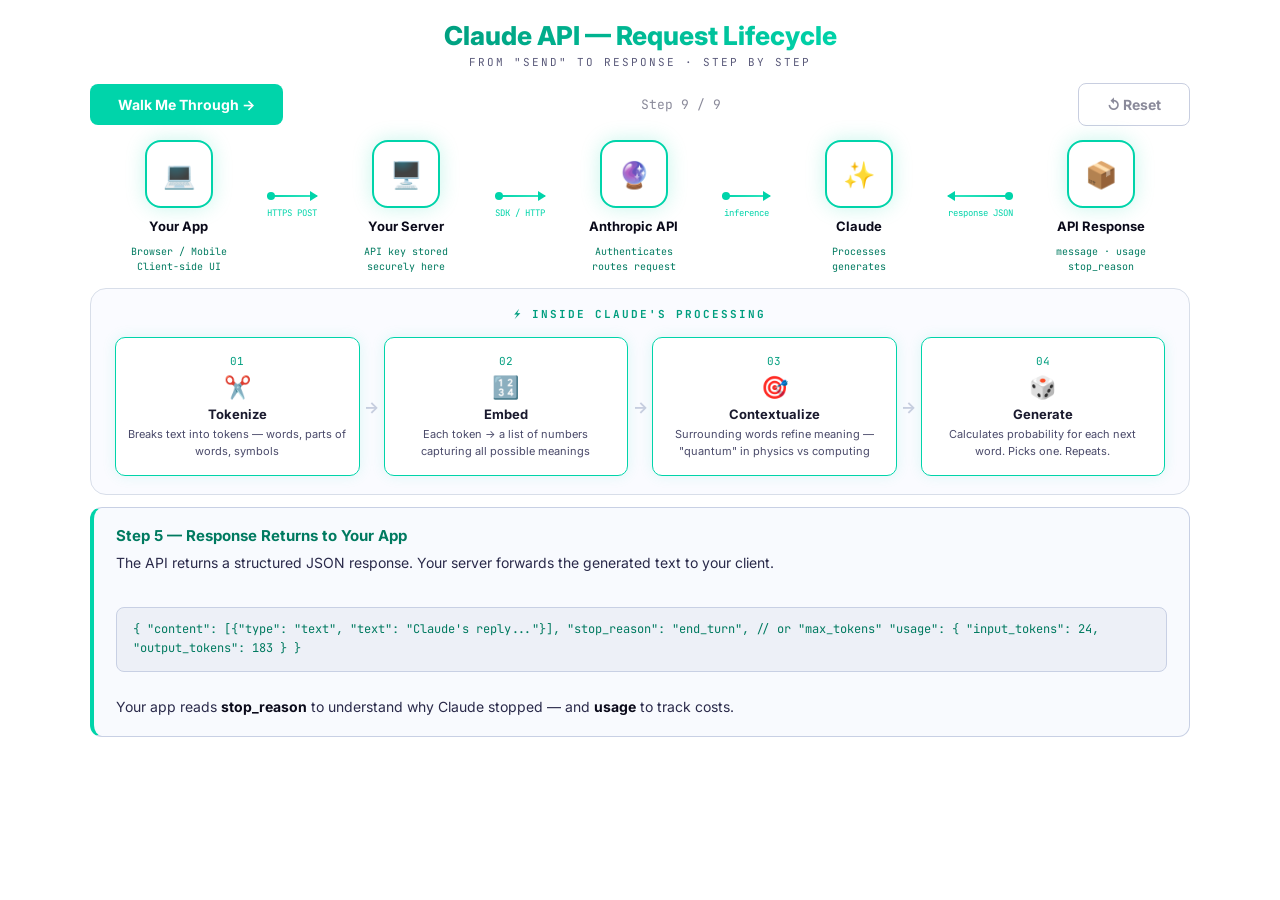
<file: claude-api-lifecycle.html>
<!DOCTYPE html>
<html lang="en">
<head>
<meta charset="UTF-8">
<meta name="viewport" content="width=device-width, initial-scale=1.0">
<title>Claude API Request Lifecycle</title>
<style>
  @import url('https://fonts.googleapis.com/css2?family=Inter:wght@400;600;700;800&family=JetBrains+Mono:wght@400;700&display=swap');

  * { margin: 0; padding: 0; box-sizing: border-box; }

  body {
    background: #FFFFFF;
    color: #0A0A1A;
    font-family: 'Inter', sans-serif;
    min-height: 100vh;
    display: flex;
    flex-direction: column;
    align-items: center;
    padding: 20px 24px 32px;
  }

  .title {
    font-size: 26px;
    font-weight: 800;
    text-align: center;
    margin-bottom: 4px;
    background: linear-gradient(135deg, #009E7F, #00D4AA);
    -webkit-background-clip: text;
    -webkit-text-fill-color: transparent;
    background-clip: text;
  }

  .subtitle {
    font-family: 'JetBrains Mono', monospace;
    font-size: 11px;
    color: #5A5A7A;
    text-align: center;
    letter-spacing: 2px;
    text-transform: uppercase;
    margin-bottom: 14px;
  }

  /* ── Main flow ── */
  .flow {
    display: flex;
    align-items: center;
    gap: 0;
    width: 100%;
    max-width: 1100px;
    margin-bottom: 14px;
  }

  .node {
    flex: 1;
    display: flex;
    flex-direction: column;
    align-items: center;
    gap: 10px;
    opacity: 0.25;
    transition: opacity 0.5s ease, transform 0.5s ease;
    transform: translateY(6px);
  }

  .node.active {
    opacity: 1;
    transform: translateY(0);
  }

  .node-icon {
    width: 68px;
    height: 68px;
    border-radius: 16px;
    display: flex;
    align-items: center;
    justify-content: center;
    font-size: 26px;
    border: 2px solid #D0D6E8;
    transition: all 0.5s ease;
    background: #EDF0F7;
  }

  .node.active .node-icon {
    border-color: #00D4AA;
    box-shadow: 0 0 20px rgba(0,212,170,0.22);
    background: #fff;
  }

  .node-label {
    font-size: 13px;
    font-weight: 700;
    text-align: center;
    color: #8A8AAA;
    transition: color 0.5s ease;
  }

  .node.active .node-label { color: #0A0A1A; }

  .node-sub {
    font-family: 'JetBrains Mono', monospace;
    font-size: 10px;
    color: #8A8AAA;
    text-align: center;
    line-height: 1.5;
    transition: color 0.5s ease;
  }

  .node.active .node-sub { color: #007A60; }

  /* ── Arrow ── */
  .arrow {
    flex: 0 0 48px;
    display: flex;
    flex-direction: column;
    align-items: center;
    gap: 4px;
    opacity: 0.2;
    transition: opacity 0.5s ease;
    position: relative;
  }

  .arrow.active { opacity: 1; }

  .arrow-line {
    width: 100%;
    height: 2px;
    background: linear-gradient(90deg, #00D4AA, #33E5C0);
    position: relative;
    overflow: visible;
  }

  .arrow-line::after {
    content: '';
    position: absolute;
    right: -1px;
    top: 50%;
    transform: translateY(-50%);
    width: 0;
    height: 0;
    border-left: 8px solid #00D4AA;
    border-top: 5px solid transparent;
    border-bottom: 5px solid transparent;
  }

  .arrow-dot {
    width: 8px;
    height: 8px;
    border-radius: 50%;
    background: #00D4AA;
    position: absolute;
    top: 50%;
    transform: translateY(-50%);
    left: 0;
    animation: none;
  }

  .arrow.active .arrow-dot {
    animation: travel 1s ease-in-out infinite;
  }

  @keyframes travel {
    0%   { left: 0; opacity: 1; }
    90%  { left: calc(100% - 8px); opacity: 1; }
    100% { left: calc(100% - 8px); opacity: 0; }
  }

  .arrow-label {
    font-family: 'JetBrains Mono', monospace;
    font-size: 9px;
    color: #00D4AA;
    white-space: nowrap;
    margin-top: 6px;
  }

  /* ── Claude internals panel ── */
  .internals {
    width: 100%;
    max-width: 1100px;
    background: #FAFBFF;
    border: 1px solid #D8DEE9;
    border-radius: 16px;
    /* collapsed by default — takes zero space */
    max-height: 0;
    overflow: hidden;
    padding: 0 24px;
    margin-bottom: 0;
    opacity: 0;
    transition: max-height 0.5s ease, opacity 0.5s ease, padding 0.4s ease, margin 0.4s ease;
  }

  .internals.visible {
    max-height: 260px;
    opacity: 1;
    padding: 18px 24px;
    margin-bottom: 12px;
  }

  .internals-title {
    font-family: 'JetBrains Mono', monospace;
    font-size: 11px;
    font-weight: 700;
    letter-spacing: 2px;
    text-transform: uppercase;
    color: #009E7F;
    margin-bottom: 16px;
    text-align: center;
  }

  .steps-row {
    display: flex;
    align-items: stretch;
    gap: 0;
  }

  .step {
    flex: 1;
    padding: 16px 12px;
    border-radius: 10px;
    background: #F5F7FA;
    border: 1px solid #D8DEE9;
    text-align: center;
    opacity: 0.35;
    transition: all 0.4s ease;
    position: relative;
  }

  .step.lit {
    opacity: 1;
    border-color: #00D4AA;
    background: #fff;
    box-shadow: 0 0 14px rgba(0,212,170,0.12);
  }

  .step-num {
    font-family: 'JetBrains Mono', monospace;
    font-size: 11px;
    color: #ABABBB;
    margin-bottom: 6px;
  }

  .step.lit .step-num { color: #009E7F; }

  .step-icon { font-size: 22px; margin-bottom: 6px; }

  .step-name {
    font-size: 13px;
    font-weight: 700;
    margin-bottom: 4px;
    color: #1A1A2E;
  }

  .step-desc {
    font-size: 11px;
    color: #8A8A9A;
    line-height: 1.5;
  }

  .step.lit .step-desc { color: #4A4A6A; }

  .step-arrow {
    flex: 0 0 24px;
    display: flex;
    align-items: center;
    justify-content: center;
    color: #C8CEE0;
    font-size: 16px;
    font-weight: 700;
  }

  /* ── Info panel ── */
  .info-panel {
    width: 100%;
    max-width: 1100px;
    min-height: 80px;
    background: #F8FAFE;
    border: 1px solid #C8D0E4;
    border-left: 4px solid #00D4AA;
    border-radius: 12px;
    padding: 18px 22px;
    margin-bottom: 16px;
    transition: all 0.4s ease;
  }

  .info-title {
    font-size: 15px;
    font-weight: 700;
    color: #007A60;
    margin-bottom: 6px;
  }

  .info-text {
    font-size: 14px;
    color: #2A2A4A;
    line-height: 1.65;
  }

  .info-text strong { color: #0A0A1A; }

  .info-code {
    font-family: 'JetBrains Mono', monospace;
    font-size: 12px;
    background: #EDF0F7;
    border: 1px solid #C8D0E4;
    border-radius: 8px;
    padding: 12px 16px;
    margin-top: 10px;
    color: #007A60;
    line-height: 1.6;
  }

  /* ── Controls ── */
  .controls {
    display: flex;
    gap: 16px;
    align-items: center;
    width: 100%;
    max-width: 1100px;
    justify-content: space-between;
    margin-bottom: 14px;
  }

  .btn {
    padding: 12px 28px;
    border-radius: 8px;
    font-size: 14px;
    font-weight: 700;
    cursor: pointer;
    border: none;
    transition: all 0.2s ease;
    font-family: 'Inter', sans-serif;
  }

  .btn-primary {
    background: #00D4AA;
    color: #fff;
  }

  .btn-primary:hover { background: #009E7F; transform: translateY(-1px); }

  .btn-secondary {
    background: transparent;
    color: #8A8A9A;
    border: 1px solid #C8CEE0;
  }

  .btn-secondary:hover { border-color: #00D4AA; color: #009E7F; }

  .step-counter {
    font-family: 'JetBrains Mono', monospace;
    font-size: 13px;
    color: #8A8A9A;
  }

  /* ── Security badge ── */
  .security-note {
    display: inline-flex;
    align-items: center;
    gap: 8px;
    background: rgba(240,165,0,0.08);
    border: 1px solid rgba(240,165,0,0.4);
    border-radius: 8px;
    padding: 8px 14px;
    font-size: 12px;
    font-weight: 600;
    color: #C07800;
    margin-top: 12px;
  }

  .tag-pill {
    display: inline-block;
    background: rgba(0,158,127,0.1);
    color: #009E7F;
    font-family: 'JetBrains Mono', monospace;
    font-size: 10px;
    padding: 3px 8px;
    border-radius: 4px;
    margin: 2px;
  }
</style>
</head>
<body>

<div class="title">Claude API — Request Lifecycle</div>
<div class="subtitle">From "Send" to Response · Step by Step</div>

<!-- Controls at top -->
<div class="controls">
  <button class="btn btn-primary" id="btn-next" onclick="next()">▶ Start</button>
  <span class="step-counter" id="counter">Step 0 / 9</span>
  <button class="btn btn-secondary" id="btn-reset" onclick="reset()">↺ Reset</button>
</div>

<!-- Main flow diagram -->
<div class="flow">

  <div class="node" id="n0">
    <div class="node-icon">💻</div>
    <div class="node-label">Your App</div>
    <div class="node-sub">Browser / Mobile<br>Client-side UI</div>
  </div>

  <div class="arrow" id="a0">
    <div class="arrow-line"><div class="arrow-dot"></div></div>
    <div class="arrow-label">HTTPS POST</div>
  </div>

  <div class="node" id="n1">
    <div class="node-icon">🖥️</div>
    <div class="node-label">Your Server</div>
    <div class="node-sub">API key stored<br>securely here</div>
  </div>

  <div class="arrow" id="a1">
    <div class="arrow-line"><div class="arrow-dot"></div></div>
    <div class="arrow-label">SDK / HTTP</div>
  </div>

  <div class="node" id="n2">
    <div class="node-icon">🔮</div>
    <div class="node-label">Anthropic API</div>
    <div class="node-sub">Authenticates<br>routes request</div>
  </div>

  <div class="arrow" id="a2">
    <div class="arrow-line"><div class="arrow-dot"></div></div>
    <div class="arrow-label">inference</div>
  </div>

  <div class="node" id="n3">
    <div class="node-icon">✨</div>
    <div class="node-label">Claude</div>
    <div class="node-sub">Processes<br>generates</div>
  </div>

  <div class="arrow" id="a3">
    <div class="arrow-line" style="transform:scaleX(-1)"><div class="arrow-dot"></div></div>
    <div class="arrow-label">response JSON</div>
  </div>

  <div class="node" id="n4">
    <div class="node-icon">📦</div>
    <div class="node-label">API Response</div>
    <div class="node-sub">message · usage<br>stop_reason</div>
  </div>

</div>

<!-- Claude internals -->
<div class="internals" id="internals">
  <div class="internals-title">⚡ Inside Claude's Processing</div>
  <div class="steps-row">

    <div class="step" id="s0">
      <div class="step-num">01</div>
      <div class="step-icon">✂️</div>
      <div class="step-name">Tokenize</div>
      <div class="step-desc">Breaks text into tokens — words, parts of words, symbols</div>
    </div>

    <div class="step-arrow">→</div>

    <div class="step" id="s1">
      <div class="step-num">02</div>
      <div class="step-icon">🔢</div>
      <div class="step-name">Embed</div>
      <div class="step-desc">Each token → a list of numbers capturing all possible meanings</div>
    </div>

    <div class="step-arrow">→</div>

    <div class="step" id="s2">
      <div class="step-num">03</div>
      <div class="step-icon">🎯</div>
      <div class="step-name">Contextualize</div>
      <div class="step-desc">Surrounding words refine meaning — "quantum" in physics vs computing</div>
    </div>

    <div class="step-arrow">→</div>

    <div class="step" id="s3">
      <div class="step-num">04</div>
      <div class="step-icon">🎲</div>
      <div class="step-name">Generate</div>
      <div class="step-desc">Calculates probability for each next word. Picks one. Repeats.</div>
    </div>

  </div>
</div>

<!-- Info panel -->
<div class="info-panel" id="info">
  <div class="info-title" id="info-title"></div>
  <div class="info-text" id="info-text"></div>
</div>

<script>
const steps = [
  {
    nodes: [0],
    arrows: [],
    internals: false,
    title: "Step 1 — The User Clicks Send",
    text: `Your app lives in the browser. The user types a message and hits send.<br><br>
    <strong>Critical rule:</strong> Never put your Anthropic API key here. Client-side code is public — anyone can inspect it.<br><br>
    <div class="security-note">⚠️ API key in client code = anyone can steal it and bill your account</div>`
  },
  {
    nodes: [0, 1],
    arrows: [0],
    internals: false,
    title: "Step 2 — Request Goes to Your Server",
    text: `Your app sends the user's message to <strong>your own server</strong> over HTTPS.<br><br>
    Your server is the secure intermediary. It holds the API key safely as an environment variable — never exposed to the browser.<br><br>
    <div class="info-code">// Your server (Node/Python/Go — not the browser)
ANTHROPIC_API_KEY = os.environ["ANTHROPIC_API_KEY"]</div>`
  },
  {
    nodes: [0, 1, 2],
    arrows: [0, 1],
    internals: false,
    title: "Step 3 — Your Server Calls the Anthropic API",
    text: `Your server constructs the API request and sends it to Anthropic. You can use an official SDK or plain HTTP.<br><br>
    <strong>Every request requires:</strong><br>
    <span class="tag-pill">API Key</span>
    <span class="tag-pill">model</span>
    <span class="tag-pill">messages</span>
    <span class="tag-pill">max_tokens</span><br><br>
    <div class="info-code">client.messages.create(
  model="claude-sonnet-4-6",
  max_tokens=1024,
  messages=[{"role": "user", "content": user_input}]
)</div>`
  },
  {
    nodes: [0, 1, 2, 3],
    arrows: [0, 1, 2],
    internals: true,
    internal_steps: [],
    title: "Step 4 — Claude Starts Processing",
    text: `Anthropic authenticates your key and routes the request to Claude. Now the model begins its 4-stage internal process.<br><br>
    Watch the processing steps light up below ↓`
  },
  {
    nodes: [0, 1, 2, 3],
    arrows: [0, 1, 2],
    internals: true,
    internal_steps: [0],
    title: "Inside Claude — Tokenization",
    text: `Claude first breaks your input into <strong>tokens</strong>.<br><br>
    Tokens can be whole words, parts of words, spaces, or punctuation. For a rough estimate: <strong>1 token ≈ ¾ of a word</strong>.<br><br>
    <div class="info-code">"Hello, world!" → ["Hello", ",", " world", "!"]
"tokenization" → ["token", "ization"]</div>`
  },
  {
    nodes: [0, 1, 2, 3],
    arrows: [0, 1, 2],
    internals: true,
    internal_steps: [0, 1],
    title: "Inside Claude — Embedding",
    text: `Each token is converted into an <strong>embedding</strong> — a list of thousands of numbers that captures every possible meaning of that word.<br><br>
    Think of it as a numerical dictionary entry. The word "bank" gets a vector that contains both "river bank" and "financial bank" meanings.<br><br>
    <div class="info-code">token "bank" → [0.23, -0.81, 0.44, 0.12, ... ] // 3072 numbers</div>`
  },
  {
    nodes: [0, 1, 2, 3],
    arrows: [0, 1, 2],
    internals: true,
    internal_steps: [0, 1, 2],
    title: "Inside Claude — Contextualization",
    text: `Surrounding words <strong>reshape each embedding</strong> to highlight the right meaning.<br><br>
    "quantum <strong>physics</strong>" → embedding shifts toward science meaning<br>
    "quantum <strong>computing</strong>" → embedding shifts toward CS meaning<br><br>
    This is the attention mechanism — every word attends to every other word to understand context.`
  },
  {
    nodes: [0, 1, 2, 3],
    arrows: [0, 1, 2],
    internals: true,
    internal_steps: [0, 1, 2, 3],
    title: "Inside Claude — Generation",
    text: `The contextualized embeddings pass through an output layer that calculates a <strong>probability for every possible next word</strong>.<br><br>
    Claude doesn't always pick the highest probability word — it uses controlled randomness (temperature) to produce natural, varied responses.<br><br>
    After selecting a word, it adds it to the sequence and repeats the entire 4-step process for the next word — until:<br>
    <span class="tag-pill">max_tokens reached</span>
    <span class="tag-pill">end-of-sequence token</span>
    <span class="tag-pill">stop sequence matched</span>`
  },
  {
    nodes: [0, 1, 2, 3, 4],
    arrows: [0, 1, 2, 3],
    internals: true,
    internal_steps: [0, 1, 2, 3],
    title: "Step 5 — Response Returns to Your App",
    text: `The API returns a structured JSON response. Your server forwards the generated text to your client.<br><br>
    <div class="info-code">{
  "content": [{"type": "text", "text": "Claude's reply..."}],
  "stop_reason": "end_turn",  // or "max_tokens"
  "usage": {
    "input_tokens": 24,
    "output_tokens": 183
  }
}</div><br>
    Your app reads <strong>stop_reason</strong> to understand why Claude stopped — and <strong>usage</strong> to track costs.`
  }
];

let current = steps.length - 1;

function applyStep(idx) {
  const s = steps[idx];
  document.querySelectorAll('.node').forEach((n, i) => n.classList.toggle('active', s.nodes.includes(i)));
  document.querySelectorAll('.arrow').forEach((a, i) => a.classList.toggle('active', s.arrows.includes(i)));
  const internals = document.getElementById('internals');
  if (s.internals) {
    internals.classList.add('visible');
    document.querySelectorAll('.step').forEach((el, i) => el.classList.toggle('lit', s.internal_steps && s.internal_steps.includes(i)));
  } else {
    internals.classList.remove('visible');
  }
  document.getElementById('info-title').textContent = s.title;
  document.getElementById('info-text').innerHTML = s.text;
  document.getElementById('counter').textContent = `Step ${idx + 1} / ${steps.length}`;
  document.getElementById('btn-next').textContent = idx === steps.length - 1 ? 'Walk Me Through →' : 'Next →';
}

function reset() {
  current = 0;
  applyStep(current);
}

function next() {
  current = (current >= steps.length - 1) ? 0 : current + 1;
  applyStep(current);
}

// Load showing full final state
window.addEventListener('DOMContentLoaded', () => applyStep(current));
</script>
</body>
</html>
</file>
<file: styles.css>
/* ═══════════════════════════════════════════════════════
   Design System: "Dark Confidence"
   Portfolio site for hirereadypm.ai
   ═══════════════════════════════════════════════════════ */

@import url('https://fonts.googleapis.com/css2?family=Inter:wght@400;500;600;700;800;900&family=JetBrains+Mono:wght@400;700&display=swap');

/* ── Design Tokens ─────────────────────────────────── */
:root {
  --bg-primary: #0F0F0F;
  --bg-surface: #1A1A2E;
  --bg-surface-hover: #222240;
  --border-subtle: #2A2A3E;
  --border-hover: #00D4AA;

  --accent-teal: #00D4AA;
  --accent-amber: #F0A500;
  --accent-teal-glow: rgba(0, 212, 170, 0.15);
  --accent-amber-glow: rgba(240, 165, 0, 0.15);

  --text-primary: #E8E8E8;
  --text-secondary: #9A9A9A;
  --text-muted: #6A6A7A;

  --font-body: 'Inter', -apple-system, BlinkMacSystemFont, sans-serif;
  --font-mono: 'JetBrains Mono', 'Fira Code', monospace;

  --max-width: 1200px;
  --section-padding: 100px 24px;
  --card-radius: 16px;
  --transition: 0.3s cubic-bezier(0.4, 0, 0.2, 1);
}

/* ── Reset ─────────────────────────────────────────── */
*, *::before, *::after {
  margin: 0;
  padding: 0;
  box-sizing: border-box;
}

html {
  scroll-behavior: smooth;
  -webkit-font-smoothing: antialiased;
  -moz-osx-font-smoothing: grayscale;
}

body {
  font-family: var(--font-body);
  background: var(--bg-primary);
  color: var(--text-primary);
  line-height: 1.6;
  overflow-x: hidden;
}

body::before {
  content: '';
  position: fixed;
  top: 0;
  left: 0;
  width: 100%;
  height: 100%;
  background: radial-gradient(ellipse at 50% 0%, rgba(0, 212, 170, 0.04) 0%, transparent 60%);
  pointer-events: none;
  z-index: 0;
}

a {
  color: var(--accent-teal);
  text-decoration: none;
  transition: color var(--transition);
}

a:hover { color: #33E5C0; }

img { max-width: 100%; display: block; }

/* ── Layout Utilities ──────────────────────────────── */
.container {
  max-width: var(--max-width);
  margin: 0 auto;
  padding: var(--section-padding);
  position: relative;
  z-index: 1;
}

.section-label {
  font-family: var(--font-mono);
  font-size: 12px;
  font-weight: 700;
  letter-spacing: 3px;
  text-transform: uppercase;
  color: var(--accent-teal);
  margin-bottom: 16px;
}

.section-title {
  font-size: clamp(28px, 4vw, 40px);
  font-weight: 800;
  color: var(--text-primary);
  margin-bottom: 48px;
  line-height: 1.2;
}

/* ── Section 1: Hero ───────────────────────────────── */
.hero { min-height: 70vh; display: flex; align-items: center; }

.hero .container {
  display: grid;
  grid-template-columns: 1fr auto;
  gap: 60px;
  align-items: center;
}

.hero-text h1 {
  font-size: clamp(36px, 5vw, 56px);
  font-weight: 900;
  line-height: 1.1;
  margin-bottom: 20px;
}

.hero-text h1 .accent {
  background: linear-gradient(135deg, var(--accent-teal), #33E5C0);
  -webkit-background-clip: text;
  -webkit-text-fill-color: transparent;
  background-clip: text;
}

.hero-tagline {
  font-size: clamp(16px, 2vw, 20px);
  color: var(--text-secondary);
  margin-bottom: 24px;
  max-width: 540px;
  line-height: 1.6;
}

.hero-meta {
  font-family: var(--font-mono);
  font-size: 13px;
  color: var(--text-muted);
  margin-bottom: 32px;
  letter-spacing: 0.5px;
}

.hero-links { display: flex; gap: 16px; }

.hero-links a {
  display: inline-flex;
  align-items: center;
  gap: 8px;
  font-size: 14px;
  font-weight: 600;
  color: var(--text-secondary);
  padding: 10px 20px;
  border: 1px solid var(--border-subtle);
  border-radius: 8px;
  transition: all var(--transition);
}

.hero-links a:hover {
  color: var(--accent-teal);
  border-color: var(--accent-teal);
  background: var(--accent-teal-glow);
}

.hero-photo { position: relative; width: 260px; height: 260px; flex-shrink: 0; }

.hero-photo img {
  width: 260px;
  height: 260px;
  border-radius: 50%;
  object-fit: cover;
  border: 3px solid var(--border-subtle);
  transition: border-color var(--transition);
}

.hero-photo img:hover { border-color: var(--accent-teal); }

.photo-fallback {
  display: none;
  width: 260px;
  height: 260px;
  border-radius: 50%;
  background: linear-gradient(135deg, var(--bg-surface), #222240);
  border: 3px solid var(--accent-teal);
  box-shadow: 0 0 40px var(--accent-teal-glow);
  align-items: center;
  justify-content: center;
  font-family: var(--font-mono);
  font-size: 52px;
  font-weight: 700;
  color: var(--accent-teal);
  letter-spacing: -2px;
}

.hero-photo.no-photo img { display: none; }
.hero-photo.no-photo .photo-fallback { display: flex; }

/* ── Section 2: Live Demos ─────────────────────────── */
.demos { border-top: 1px solid var(--border-subtle); }

.demo-grid {
  display: grid;
  grid-template-columns: repeat(3, 1fr);
  gap: 24px;
}

.demo-card {
  background: var(--bg-surface);
  border: 1px solid var(--border-subtle);
  border-radius: var(--card-radius);
  padding: 28px;
  transition: all var(--transition);
  display: block;
  color: inherit;
}

.demo-card:hover {
  transform: translateY(-3px);
  border-color: var(--accent-teal);
  box-shadow: 0 8px 32px var(--accent-teal-glow);
  background: var(--bg-surface-hover);
}

.demo-card .tag {
  font-family: var(--font-mono);
  font-size: 10px;
  font-weight: 700;
  letter-spacing: 2px;
  text-transform: uppercase;
  padding: 4px 12px;
  border-radius: 20px;
  display: inline-block;
  margin-bottom: 14px;
}

.tag-health { background: rgba(0,212,170,0.1); color: var(--accent-teal); }
.tag-fintech { background: rgba(99,102,241,0.1); color: #818cf8; }
.tag-finserv { background: rgba(240,165,0,0.1); color: var(--accent-amber); }
.tag-agile { background: rgba(20,184,166,0.1); color: #2dd4bf; }
.tag-genai { background: rgba(236,72,153,0.1); color: #f472b6; }

.demo-card h3 { font-size: 20px; font-weight: 800; margin-bottom: 8px; }

.demo-card p {
  font-size: 13px;
  color: var(--text-secondary);
  line-height: 1.6;
  margin-bottom: 16px;
}

.demo-card .metric-highlight {
  font-family: var(--font-mono);
  font-size: 22px;
  font-weight: 700;
  color: var(--accent-teal);
  margin-bottom: 12px;
}

.demo-card .tech-tags { display: flex; gap: 8px; flex-wrap: wrap; margin-bottom: 16px; }

.demo-card .tech-tag {
  font-size: 11px;
  font-weight: 600;
  color: var(--text-muted);
  background: rgba(255,255,255,0.04);
  padding: 3px 10px;
  border-radius: 6px;
  border: 1px solid rgba(255,255,255,0.06);
}

.demo-card .cta { font-size: 13px; font-weight: 700; color: var(--accent-teal); letter-spacing: 0.5px; }

/* ── Section 3: How I Built This ───────────────────── */
.build-process { border-top: 1px solid var(--border-subtle); }

.build-grid { display: grid; grid-template-columns: repeat(3, 1fr); gap: 24px; }

.build-card {
  background: var(--bg-surface);
  border: 1px solid var(--border-subtle);
  border-radius: var(--card-radius);
  padding: 32px;
  transition: all var(--transition);
}

.build-card:hover { border-color: var(--border-hover); background: var(--bg-surface-hover); }

.build-card .build-time {
  font-family: var(--font-mono);
  font-size: 28px;
  font-weight: 700;
  color: var(--accent-teal);
  margin-bottom: 4px;
}

.build-card .build-label {
  font-size: 12px;
  color: var(--text-muted);
  text-transform: uppercase;
  letter-spacing: 1px;
  margin-bottom: 16px;
}

.build-card h3 { font-size: 18px; font-weight: 700; margin-bottom: 10px; }
.build-card .build-arch { font-size: 13px; color: var(--text-secondary); line-height: 1.6; margin-bottom: 14px; }
.build-card .build-impact { font-size: 13px; color: var(--accent-amber); font-weight: 600; line-height: 1.5; }

/* ── Section 4: Proof Strip ────────────────────────── */
.proof-strip { border-top: 1px solid var(--border-subtle); }

.metrics-row { display: grid; grid-template-columns: repeat(5, 1fr); gap: 24px; }

.metric-tile {
  text-align: center;
  padding: 32px 16px;
  background: var(--bg-surface);
  border: 1px solid var(--border-subtle);
  border-radius: var(--card-radius);
  transition: all var(--transition);
}

.metric-tile:hover { border-color: var(--accent-teal); transform: translateY(-2px); }

.metric-tile .metric-value {
  font-family: var(--font-mono);
  font-size: clamp(28px, 3vw, 36px);
  font-weight: 700;
  margin-bottom: 8px;
}

.metric-tile .metric-value.teal { color: var(--accent-teal); }
.metric-tile .metric-value.amber { color: var(--accent-amber); }
.metric-tile .metric-label { font-size: 13px; color: var(--text-secondary); font-weight: 500; }

/* ── Section 5: Enterprise Scale ───────────────────── */
.enterprise { border-top: 1px solid var(--border-subtle); }

.case-studies { display: flex; flex-direction: column; gap: 16px; }

.case-card {
  background: var(--bg-surface);
  border: 1px solid var(--border-subtle);
  border-radius: var(--card-radius);
  overflow: hidden;
  transition: border-color var(--transition);
}

.case-card:hover { border-color: var(--border-hover); }

.case-header {
  padding: 24px 28px;
  cursor: pointer;
  display: flex;
  justify-content: space-between;
  align-items: center;
  user-select: none;
}

.case-header h3 { font-size: 18px; font-weight: 700; }
.case-header .case-meta { font-size: 13px; color: var(--text-secondary); margin-top: 4px; }

.case-header .case-toggle {
  font-size: 20px;
  color: var(--text-muted);
  transition: transform var(--transition);
}

.case-card.open .case-toggle { transform: rotate(45deg); }

.case-body { display: grid; grid-template-rows: 0fr; transition: grid-template-rows 0.4s ease; }
.case-card.open .case-body { grid-template-rows: 1fr; }
.case-body-inner { overflow: hidden; }

.case-content {
  padding: 0 28px 28px;
  display: grid;
  grid-template-columns: 1fr 1fr;
  gap: 24px;
}

.case-content .case-section-label {
  font-family: var(--font-mono);
  font-size: 11px;
  font-weight: 700;
  letter-spacing: 2px;
  text-transform: uppercase;
  color: var(--accent-teal);
  margin-bottom: 8px;
}

.case-content p { font-size: 14px; color: var(--text-secondary); line-height: 1.7; }
.case-content .impact-stat { font-family: var(--font-mono); font-size: 14px; color: var(--accent-teal); font-weight: 700; }

/* ── Section 6: Career Arc ─────────────────────────── */
.career { border-top: 1px solid var(--border-subtle); }

.timeline { display: flex; gap: 0; position: relative; }

.timeline::before {
  content: '';
  position: absolute;
  top: 20px;
  left: 0;
  right: 0;
  height: 2px;
  background: var(--border-subtle);
}

.timeline-node { flex: 1; text-align: center; position: relative; padding-top: 48px; }

.timeline-node::before {
  content: '';
  position: absolute;
  top: 12px;
  left: 50%;
  transform: translateX(-50%);
  width: 16px;
  height: 16px;
  border-radius: 50%;
  background: var(--accent-teal);
  border: 3px solid var(--bg-primary);
  z-index: 1;
}

.timeline-node:nth-child(even)::before { background: var(--accent-amber); }
.timeline-node .era { font-family: var(--font-mono); font-size: 11px; font-weight: 700; letter-spacing: 1px; text-transform: uppercase; color: var(--accent-teal); margin-bottom: 6px; }
.timeline-node:nth-child(even) .era { color: var(--accent-amber); }
.timeline-node h4 { font-size: 14px; font-weight: 700; margin-bottom: 6px; }
.timeline-node p { font-size: 12px; color: var(--text-muted); line-height: 1.5; padding: 0 8px; }

/* ── Section 7: Toolkit ────────────────────────────── */
.toolkit { border-top: 1px solid var(--border-subtle); }
.toolkit-grid { display: grid; grid-template-columns: repeat(4, 1fr); gap: 24px; }

.toolkit-domain {
  background: var(--bg-surface);
  border: 1px solid var(--border-subtle);
  border-radius: var(--card-radius);
  padding: 28px;
  transition: border-color var(--transition);
}

.toolkit-domain:hover { border-color: var(--border-hover); }
.toolkit-domain h3 { font-size: 15px; font-weight: 700; margin-bottom: 16px; color: var(--accent-teal); }
.toolkit-domain ul { list-style: none; }
.toolkit-domain li { font-size: 13px; color: var(--text-secondary); padding: 4px 0; border-bottom: 1px solid rgba(255,255,255,0.03); }
.toolkit-domain li:last-child { border-bottom: none; }

.logo-grid { display: flex; flex-wrap: wrap; gap: 8px; }

.logo-badge {
  display: inline-flex;
  align-items: center;
  gap: 5px;
  font-size: 11px;
  font-weight: 700;
  padding: 5px 10px;
  border-radius: 6px;
  background: var(--b, #2A2A3E);
  color: var(--t, #fff);
  letter-spacing: 0.3px;
  white-space: nowrap;
  transition: transform var(--transition), box-shadow var(--transition);
}

/* ── Section 8: Education ──────────────────────────── */
.education { border-top: 1px solid var(--border-subtle); }
.edu-row { display: flex; flex-wrap: wrap; gap: 12px; }

.edu-pill {
  font-size: 13px;
  font-weight: 600;
  color: var(--text-secondary);
  background: var(--bg-surface);
  padding: 10px 20px;
  border-radius: 30px;
  border: 1px solid var(--border-subtle);
  transition: all var(--transition);
}

.edu-pill:hover { border-color: var(--accent-teal); color: var(--text-primary); }

/* ── Section 9: Contact ────────────────────────────── */
.contact { border-top: 1px solid var(--border-subtle); text-align: center; }
.contact h2 { font-size: clamp(28px, 4vw, 40px); font-weight: 800; margin-bottom: 32px; }
.contact-links { display: flex; justify-content: center; gap: 20px; margin-bottom: 32px; }

.contact-links a {
  display: inline-flex;
  align-items: center;
  gap: 8px;
  font-size: 15px;
  font-weight: 600;
  padding: 14px 28px;
  border: 1px solid var(--border-subtle);
  border-radius: 8px;
  color: var(--text-secondary);
  transition: all var(--transition);
}

.contact-links a:hover { color: var(--accent-teal); border-color: var(--accent-teal); background: var(--accent-teal-glow); }

.contact-links a.primary {
  background: var(--accent-teal);
  color: var(--bg-primary);
  border-color: var(--accent-teal);
  font-weight: 700;
}

.contact-links a.primary:hover { background: #33E5C0; box-shadow: 0 4px 20px var(--accent-teal-glow); }
.contact-meta { font-size: 14px; color: var(--text-muted); }

/* ── Footer ────────────────────────────────────────── */
.footer {
  text-align: center;
  padding: 30px 24px;
  border-top: 1px solid var(--border-subtle);
  font-family: var(--font-mono);
  font-size: 12px;
  color: var(--text-muted);
}

/* ── Scroll Reveal ─────────────────────────────────── */
.reveal { opacity: 0; transform: translateY(24px); transition: opacity 0.6s ease, transform 0.6s ease; }
.reveal.visible { opacity: 1; transform: translateY(0); }

/* ── Responsive ────────────────────────────────────── */
@media (max-width: 980px) {
  .hero .container { grid-template-columns: 1fr; text-align: center; }
  .hero-photo { order: -1; }
  .hero-tagline { max-width: 100%; }
  .hero-links { justify-content: center; }
  .demo-grid { grid-template-columns: repeat(2, 1fr); }
  .build-grid { grid-template-columns: repeat(2, 1fr); }
  .metrics-row { grid-template-columns: repeat(3, 1fr); }
  .toolkit-grid { grid-template-columns: repeat(2, 1fr); }
  .case-content { grid-template-columns: 1fr; }
  .timeline { flex-direction: column; padding-left: 40px; }
  .timeline::before { top: 0; bottom: 0; left: 8px; right: auto; width: 2px; height: auto; }
  .timeline-node { text-align: left; padding-top: 0; padding-bottom: 32px; padding-left: 24px; }
  .timeline-node::before { left: -32px; top: 4px; }
}

@media (max-width: 620px) {
  :root { --section-padding: 60px 16px; }
  .demo-grid, .build-grid { grid-template-columns: 1fr; }
  .metrics-row { grid-template-columns: repeat(2, 1fr); }
  .toolkit-grid { grid-template-columns: 1fr; }
  .contact-links { flex-direction: column; align-items: center; }
  .edu-row { justify-content: center; }
}

/* ── Staggered Reveal Delays ───────────────────────── */
.demo-grid .reveal:nth-child(1) { transition-delay: 0.00s; }
.demo-grid .reveal:nth-child(2) { transition-delay: 0.08s; }
.demo-grid .reveal:nth-child(3) { transition-delay: 0.16s; }
.demo-grid .reveal:nth-child(4) { transition-delay: 0.24s; }
.demo-grid .reveal:nth-child(5) { transition-delay: 0.32s; }
.demo-grid .reveal:nth-child(6) { transition-delay: 0.40s; }

.build-grid .reveal:nth-child(1) { transition-delay: 0.00s; }
.build-grid .reveal:nth-child(2) { transition-delay: 0.10s; }
.build-grid .reveal:nth-child(3) { transition-delay: 0.20s; }

.metrics-row .metric-tile:nth-child(1) { transition-delay: 0.00s; }
.metrics-row .metric-tile:nth-child(2) { transition-delay: 0.08s; }
.metrics-row .metric-tile:nth-child(3) { transition-delay: 0.16s; }
.metrics-row .metric-tile:nth-child(4) { transition-delay: 0.24s; }
.metrics-row .metric-tile:nth-child(5) { transition-delay: 0.32s; }

.toolkit-grid .reveal:nth-child(1) { transition-delay: 0.00s; }
.toolkit-grid .reveal:nth-child(2) { transition-delay: 0.08s; }
.toolkit-grid .reveal:nth-child(3) { transition-delay: 0.16s; }
.toolkit-grid .reveal:nth-child(4) { transition-delay: 0.24s; }

@media (prefers-reduced-motion: reduce) {
  .reveal { opacity: 1; transform: none; transition: none; }
  * { transition-duration: 0.01ms !important; }
}
</file>
